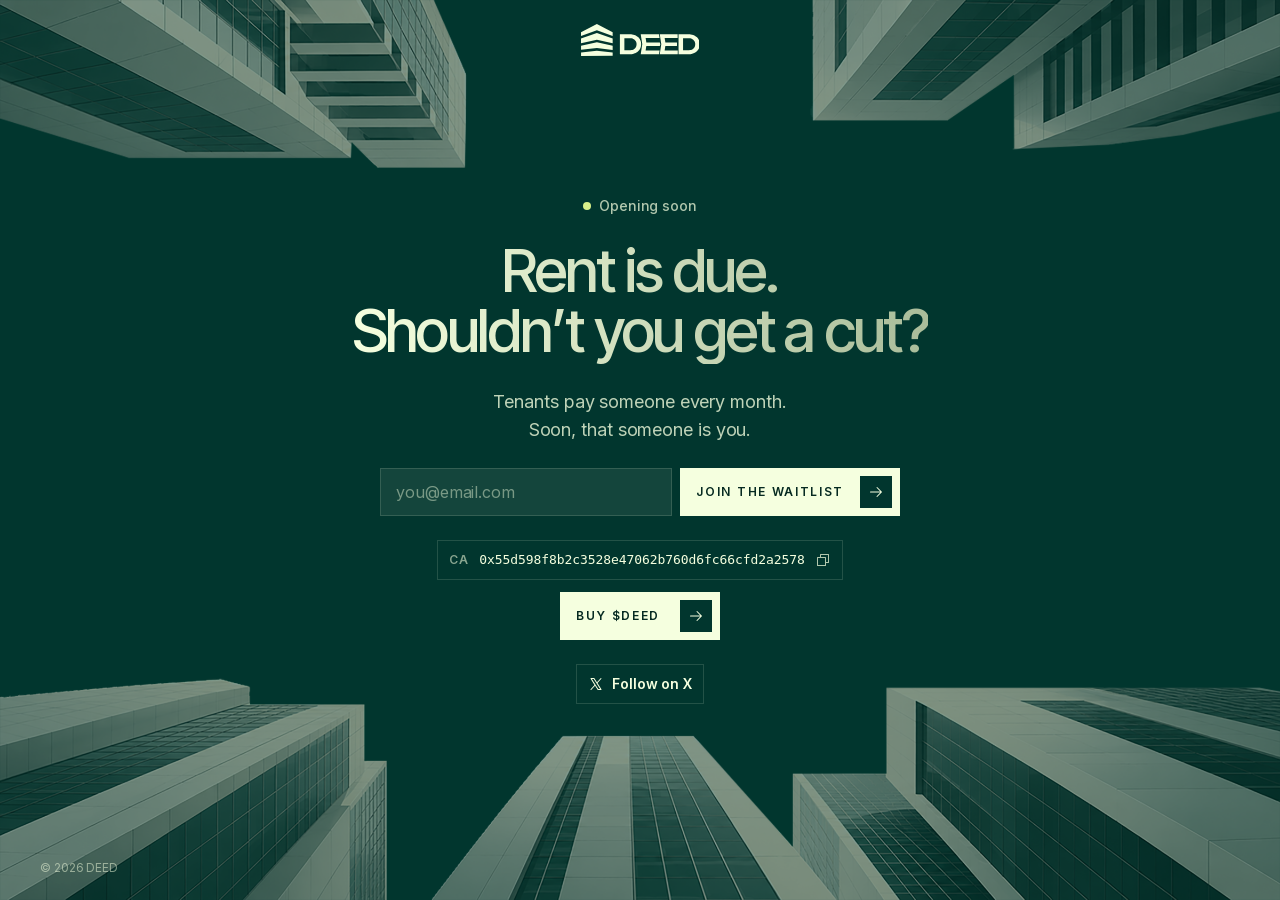
<file: index.html>
<!DOCTYPE html>
<!--XpxqVxk1IxAh8o9LxmOj1-->
<html lang="en" class="__variable_37ef13 __variable_84aefc">
  <head>
    <meta charset="utf-8" />
    <meta name="viewport" content="width=device-width, initial-scale=1" />
    <link
      rel="preload"
      href="/_next/static/media/103fc5fac08dcb15-s.p.woff2"
      as="font"
      crossorigin=""
      type="font/woff2"
    />
    <link
      rel="preload"
      href="/_next/static/media/e4af272ccee01ff0-s.p.woff2"
      as="font"
      crossorigin=""
      type="font/woff2"
    />
    <link rel="preload" as="image" href="/top-bg.png" fetchPriority="high" />
    <link rel="preload" as="image" href="/bottom-bg.png" fetchPriority="high" />
    <link
      rel="stylesheet"
      href="/_next/static/css/99945a46fb707892.css?dpl=dpl_A23Dut1nnMx7aoHeBFA1edJPTMJ6"
      data-precedence="next"
    />
    <link
      rel="preload"
      as="script"
      fetchPriority="low"
      href="/_next/static/chunks/webpack-c6c7e59117ec260e.js?dpl=dpl_A23Dut1nnMx7aoHeBFA1edJPTMJ6"
    />
    <script
      src="/_next/static/chunks/4bd1b696-c023c6e3521b1417.js?dpl=dpl_A23Dut1nnMx7aoHeBFA1edJPTMJ6"
      async=""
    ></script>
    <script
      src="/_next/static/chunks/255-8fecbd8090803f7e.js?dpl=dpl_A23Dut1nnMx7aoHeBFA1edJPTMJ6"
      async=""
    ></script>
    <script
      src="/_next/static/chunks/main-app-f9b5d20365cb8be2.js?dpl=dpl_A23Dut1nnMx7aoHeBFA1edJPTMJ6"
      async=""
    ></script>
    <script
      src="/_next/static/chunks/app/page-c49c082d82d1c010.js?dpl=dpl_A23Dut1nnMx7aoHeBFA1edJPTMJ6"
      async=""
    ></script>
    <meta name="next-size-adjust" content="" />
    <meta name="theme-color" content="#01362E" />
    <title>DEED · Join the waitlist</title>
    <meta
      name="description"
      content="Rent is due. Shouldn’t you get a cut? Join the DEED waitlist."
    />
    <meta property="og:title" content="DEED · Join the waitlist" />
    <meta
      property="og:description"
      content="Rent is due. Shouldn’t you get a cut?"
    />
    <meta property="og:url" content="https://deed.estate" />
    <meta property="og:image" content="https://deed.estate/bottom-bg.png" />
    <meta property="og:type" content="website" />
    <meta name="twitter:card" content="summary_large_image" />
    <meta name="twitter:title" content="DEED · Join the waitlist" />
    <meta
      name="twitter:description"
      content="Rent is due. Shouldn’t you get a cut?"
    />
    <meta name="twitter:image" content="https://deed.estate/bottom-bg.png" />
    <link
      rel="icon"
      href="data:image/svg+xml,%3Csvg%20xmlns%3D&#x27;http%3A%2F%2Fwww.w3.org%2F2000%2Fsvg&#x27;%20viewBox%3D&#x27;0%200%201254%201254&#x27;%3E%3Crect%20width%3D&#x27;1254&#x27;%20height%3D&#x27;1254&#x27;%20fill%3D&#x27;%2301362E&#x27;%2F%3E%3Cg%20transform%3D&#x27;translate(334%20333)%20scale(1.787)&#x27;%20fill%3D&#x27;%23F5FFDF&#x27;%3E%3Cpath%20d%3D&#x27;M0%2C84.3L163.6%2C0L326.6%2C84.5L326.6%2C124L163.8%2C63.5L0%2C124.5Z&#x27;%2F%3E%3Cpath%20d%3D&#x27;M0%2C150L163.8%2C94L326.6%2C150.5L326.6%2C199L163.8%2C161.5L0%2C198.8Z&#x27;%2F%3E%3Cpath%20d%3D&#x27;M0.5%2C224.3L164%2C188L326.6%2C224.8L326.6%2C267L164%2C248.2L0.5%2C266.5Z&#x27;%2F%3E%3Cpath%20d%3D&#x27;M0.5%2C293L163%2C276.5L326.6%2C293L326.6%2C328.5L0.5%2C328.8Z&#x27;%2F%3E%3C%2Fg%3E%3C%2Fsvg%3E"
    />
    <script
      src="/_next/static/chunks/polyfills-42372ed130431b0a.js?dpl=dpl_A23Dut1nnMx7aoHeBFA1edJPTMJ6"
      nomodule=""
    ></script>
    <style>
      .trade {
        display: flex;
        flex-direction: column;
        align-items: center;
        gap: 12px;
        width: 100%;
        max-width: 520px;
      }
      .ca {
        display: inline-flex;
        align-items: center;
        gap: 10px;
        max-width: 100%;
        height: 40px;
        padding: 0 12px;
        border: 0;
        cursor: pointer;
        background: transparent;
        color: var(--cream);
        font: inherit;
        font-size: 14px;
        line-height: 20px;
        font-weight: 600;
        box-shadow: inset 0 0 0 1px var(--green-line);
        transition: background 0.5s var(--ease), transform 0.5s var(--ease);
      }
      .ca:hover {
        background: rgba(245, 255, 223, 0.08);
      }
      .ca:active {
        transform: scale(0.98);
      }
      .ca-label {
        color: rgba(245, 255, 223, 0.55);
        letter-spacing: 0.08em;
        font-size: 12px;
      }
      .ca-addr {
        font-family: ui-monospace, SFMono-Regular, Menlo, Consolas, monospace;
        font-size: 13px;
        font-weight: 500;
        overflow: hidden;
        text-overflow: ellipsis;
        white-space: nowrap;
      }
      .ca-action {
        display: grid;
        place-items: center;
        width: 16px;
        height: 16px;
        flex-shrink: 0;
        color: rgba(245, 255, 223, 0.72);
      }
      .ca-action svg {
        width: 16px;
        height: 16px;
      }
      .trade .btn {
        min-width: 160px;
        justify-content: space-between;
      }
    </style>
  </head>
  <body>
    <div hidden=""><!--$--><!--/$--></div>
    <div class="splash" aria-hidden="true">
      <svg viewBox="0 0 327 329" aria-hidden="true">
        <path
          d="M0,84.3L163.6,0L326.6,84.5L326.6,124L163.8,63.5L0,124.5Z"
        ></path>
        <path
          d="M0,150L163.8,94L326.6,150.5L326.6,199L163.8,161.5L0,198.8Z"
        ></path>
        <path
          d="M0.5,224.3L164,188L326.6,224.8L326.6,267L164,248.2L0.5,266.5Z"
        ></path>
        <path d="M0.5,293L163,276.5L326.6,293L326.6,328.5L0.5,328.8Z"></path>
      </svg>
    </div>
    <img
      class="bg bg-top"
      src="/top-bg.png"
      alt=""
      width="2400"
      height="800"
      fetchPriority="high"
    /><img
      class="bg bg-bottom"
      src="/bottom-bg.png"
      alt=""
      width="2400"
      height="800"
      fetchPriority="high"
    />
    <div class="page">
      <a class="skip" href="#join">Skip to the form</a>
      <header class="shell top">
        <a class="logo" href="/" aria-label="DEED home"
          ><svg viewBox="0 0 1226 330" fill="currentColor" aria-hidden="true">
            <path
              d="M0,84.3L163.6,0L326.6,84.5L326.6,124L163.8,63.5L0,124.5Z"
            ></path>
            <path
              d="M0,150L163.8,94L326.6,150.5L326.6,199L163.8,161.5L0,198.8Z"
            ></path>
            <path
              d="M0.5,224.3L164,188L326.6,224.8L326.6,267L164,248.2L0.5,266.5Z"
            ></path>
            <path
              d="M0.5,293L163,276.5L326.6,293L326.6,328.5L0.5,328.8Z"
            ></path>
            <path
              fill-rule="evenodd"
              d="M1006.0,105.5L1006.0,311.8L1006.5,312.2L1111.2,312.0L1127.8,310.8L1139.2,308.8L1147.5,306.8L1159.5,302.8L1164.2,300.8L1165.5,299.8L1168.5,298.8L1176.5,294.5L1182.5,290.8L1192.0,283.5L1201.5,274.2L1204.5,270.8L1209.8,263.5L1214.8,255.0L1218.8,245.8L1221.8,236.5L1223.0,229.5L1223.5,228.8L1224.8,219.2L1224.8,197.5L1222.5,183.5L1219.8,174.0L1216.8,166.5L1212.8,159.2L1212.8,158.5L1206.8,149.5L1201.5,143.0L1193.5,135.0L1187.8,130.2L1177.0,123.0L1165.2,117.0L1164.5,117.0L1163.2,116.0L1156.5,113.8L1155.5,113.0L1145.5,110.0L1131.2,107.0L1123.2,106.0L1106.8,105.0L1006.5,105.0ZM1052.5,147.0L1053.8,146.2L1114.8,146.5L1125.5,147.8L1137.0,150.8L1144.2,153.8L1154.8,160.0L1159.5,164.0L1166.2,171.5L1172.0,180.5L1175.8,190.8L1177.0,196.5L1177.8,203.0L1177.8,214.5L1176.8,222.0L1175.0,227.8L1175.0,229.0L1173.0,234.2L1170.0,240.2L1165.8,246.5L1162.2,250.5L1155.0,257.0L1147.2,262.0L1135.5,267.0L1128.0,269.0L1112.2,271.0L1053.2,271.0L1052.5,270.2ZM812.2,105.0L812.0,106.0L814.0,116.5L819.0,151.2L820.0,155.2L821.0,164.2L823.0,174.5L823.0,177.2L825.0,187.5L825.0,190.2L827.0,200.5L828.0,210.0L825.0,226.8L824.8,230.8L823.0,239.8L822.8,243.8L821.0,252.8L820.8,256.8L819.0,265.8L819.0,268.0L818.2,270.8L817.0,281.0L816.2,283.5L815.0,294.0L814.2,296.5L813.0,307.0L812.0,311.5L998.0,311.8L998.2,273.8L997.8,273.2L863.2,273.2L862.8,272.8L863.8,264.8L864.8,261.0L865.0,257.0L866.5,249.8L866.8,245.8L868.8,235.2L869.0,231.5L869.5,230.5L869.8,227.2L870.5,226.2L989.2,226.2L989.8,225.5L989.8,191.2L989.2,190.8L870.2,190.5L869.8,189.5L868.8,181.5L867.8,177.5L867.8,175.2L866.8,171.2L866.8,168.5L865.8,164.5L862.8,144.2L863.2,143.8L996.5,143.8L997.0,143.0L996.8,105.2ZM616.2,105.0L616.0,107.2L617.0,111.2L618.0,120.2L620.0,130.5L620.0,133.2L622.0,143.5L622.0,146.2L623.0,150.2L623.0,152.5L624.0,156.5L624.2,160.5L625.0,163.2L625.0,165.2L626.0,169.5L627.0,178.2L632.0,208.8L631.0,212.8L631.0,215.0L629.2,224.0L629.0,228.0L628.2,230.5L627.0,241.0L626.2,243.5L625.0,254.0L622.0,270.8L621.8,274.8L620.0,283.8L619.8,287.8L618.0,296.8L618.0,299.0L616.0,311.5L616.8,312.0L803.5,311.8L804.0,311.2L806.0,299.0L806.5,298.2L807.8,289.8L808.5,287.8L808.8,284.5L810.8,275.5L810.8,274.0L810.0,273.5L773.0,273.8L667.2,273.2L666.5,272.2L669.8,253.2L669.8,251.0L670.8,247.0L671.0,243.0L672.5,235.8L672.8,231.8L674.2,226.2L812.8,226.2L813.8,225.0L813.8,223.8L817.8,209.0L813.5,191.2L813.0,190.8L674.5,190.8L673.8,190.0L672.8,185.2L672.8,182.5L671.8,178.5L671.8,176.5L669.8,166.0L669.8,163.5L669.0,161.0L668.8,157.2L666.5,144.5L667.2,143.8L809.8,143.8L810.2,143.2L809.8,142.0L809.8,139.8L808.8,136.0L808.8,133.8L807.8,130.0L807.8,127.8L806.8,124.0L806.8,121.8L805.8,118.0L805.8,115.8L803.8,105.2ZM401.0,105.5L401.0,311.8L401.5,312.2L506.2,312.0L522.8,310.8L534.2,308.8L542.5,306.8L554.5,302.8L559.2,300.8L560.5,299.8L563.5,298.8L571.5,294.5L577.5,290.8L587.0,283.5L596.5,274.2L599.5,270.8L604.8,263.5L609.8,255.0L613.8,245.8L616.8,236.5L618.0,229.5L618.5,228.8L619.8,219.2L619.8,197.5L617.5,183.5L614.8,174.0L611.8,166.5L607.8,159.2L607.8,158.5L601.8,149.5L596.5,143.0L588.5,135.0L582.8,130.2L572.0,123.0L560.2,117.0L559.5,117.0L558.2,116.0L551.5,113.8L550.5,113.0L540.5,110.0L526.2,107.0L518.2,106.0L501.8,105.0L401.5,105.0ZM447.5,147.0L448.8,146.2L509.8,146.5L520.5,147.8L532.0,150.8L539.2,153.8L549.8,160.0L554.5,164.0L561.2,171.5L567.0,180.5L570.8,190.8L572.0,196.5L572.8,203.0L572.8,214.5L571.8,222.0L570.0,227.8L570.0,229.0L568.0,234.2L565.0,240.2L560.8,246.5L557.2,250.5L550.0,257.0L542.2,262.0L530.5,267.0L523.0,269.0L507.2,271.0L448.2,271.0L447.5,270.2Z"
            ></path></svg
        ></a>
      </header>
      <main class="shell stage" id="stage">
        <section class="copy" id="join">
          <span class="status"
            ><i aria-hidden="true"></i><span>Opening soon</span></span
          >
          <h1>
            Rent is due.<br /><span style="white-space: nowrap"
              >Shouldn’t you get a cut?</span
            >
          </h1>
          <h2 class="lead">
            Tenants pay someone every month.<br />Soon, that someone is you.
          </h2>
          <form class="form" id="form" novalidate="">
            <div class="row">
              <input
                type="email"
                id="email"
                placeholder="you@email.com"
                autocomplete="email"
                inputmode="email"
                aria-label="Email address"
                aria-describedby="msg"
                aria-invalid="false"
                required=""
                name="email"
                value=""
              /><input
                class="hp"
                type="text"
                tabindex="-1"
                autocomplete="off"
                aria-hidden="true"
                name="company"
              /><button class="btn" type="submit" id="go">
                <span id="goLabel">JOIN THE WAITLIST</span
                ><span class="sq"
                  ><svg
                    viewBox="0 0 256 256"
                    fill="currentColor"
                    aria-hidden="true"
                  >
                    <path
                      d="M221.66,133.66l-72,72a8,8,0,0,1-11.32-11.32L196.69,136H40a8,8,0,0,1,0-16H196.69L138.34,61.66a8,8,0,0,1,11.32-11.32l72,72A8,8,0,0,1,221.66,133.66Z"
                    ></path></svg
                ></span>
              </button>
            </div>
            <p class="msg" id="msg" role="alert" hidden=""></p>
          </form>
          <div class="trade">
            <button
              class="ca"
              type="button"
              id="caCopy"
              aria-label="Copy contract address"
            >
              <span class="ca-label">CA</span>
              <code class="ca-addr" id="caAddr">0x55d598f8b2c3528e47062b760d6fc66cfd2a2578</code>
              <span class="ca-action" id="caAction" aria-hidden="true">
                <svg viewBox="0 0 256 256" fill="currentColor">
                  <path
                    d="M216,32H88a8,8,0,0,0-8,8V80H40a8,8,0,0,0-8,8V216a8,8,0,0,0,8,8H168a8,8,0,0,0,8-8V176h40a8,8,0,0,0,8-8V40A8,8,0,0,0,216,32ZM160,208H48V96H160Zm48-48H176V88a8,8,0,0,0-8-8H96V48H208Z"
                  ></path>
                </svg>
              </span>
            </button>
            <a
              class="btn"
              href="https://app.uniswap.org/swap?chain=robinhood&inputCurrency=NATIVE&outputCurrency=0x55d598f8b2c3528e47062b760d6fc66cfd2a2578"
              target="_blank"
              rel="noopener"
              id="buy"
            >
              <span>BUY</span
              ><span class="sq"
                ><svg
                  viewBox="0 0 256 256"
                  fill="currentColor"
                  aria-hidden="true"
                >
                  <path
                    d="M221.66,133.66l-72,72a8,8,0,0,1-11.32-11.32L196.69,136H40a8,8,0,0,1,0-16H196.69L138.34,61.66a8,8,0,0,1,11.32-11.32l72,72A8,8,0,0,1,221.66,133.66Z"
                  ></path></svg
              ></span>
            </a>
          </div>
          <a
            class="x-link"
            href="https://x.com/deedestaterh"
            target="_blank"
            rel="noopener"
            ><svg viewBox="0 0 256 256" fill="currentColor" aria-hidden="true">
              <path
                d="M214.75,211.71l-62.6-98.38,61.77-67.95a8,8,0,0,0-11.84-10.76L143.24,99.34,102.75,35.71A8,8,0,0,0,96,32H48a8,8,0,0,0-6.75,12.3l62.6,98.37-61.77,68a8,8,0,1,0,11.84,10.76l58.84-64.72,40.49,63.63A8,8,0,0,0,160,224h48a8,8,0,0,0,6.75-12.29ZM164.39,208,62.57,48h29L193.43,208Z"
              ></path></svg
            >Follow on X</a
          >
        </section>
      </main>
      <footer class="shell foot"><p>© 2026 DEED</p></footer>
    </div>
    <!--$--><!--/$-->
    <script
      src="/_next/static/chunks/webpack-c6c7e59117ec260e.js?dpl=dpl_A23Dut1nnMx7aoHeBFA1edJPTMJ6"
      id="_R_"
      async=""
    ></script>
    <script>
      (self.__next_f = self.__next_f || []).push([0]);
    </script>
    <script>
      self.__next_f.push([
        1,
        '1:"$Sreact.fragment"\n2:I[9766,[],""]\n3:I[8924,[],""]\n4:I[3448,["974","static/chunks/app/page-c49c082d82d1c010.js?dpl=dpl_A23Dut1nnMx7aoHeBFA1edJPTMJ6"],"default"]\n5:I[4431,[],"OutletBoundary"]\n7:I[5278,[],"AsyncMetadataOutlet"]\n9:I[4431,[],"ViewportBoundary"]\nb:I[4431,[],"MetadataBoundary"]\nc:"$Sreact.suspense"\ne:I[7150,[],""]\n:HL["/_next/static/media/103fc5fac08dcb15-s.p.woff2","font",{"crossOrigin":"","type":"font/woff2"}]\n:HL["/_next/static/media/e4af272ccee01ff0-s.p.woff2","font",{"crossOrigin":"","type":"font/woff2"}]\n:HL["/_next/static/css/99945a46fb707892.css?dpl=dpl_A23Dut1nnMx7aoHeBFA1edJPTMJ6","style"]\n',
      ]);
    </script>
    <script>
      self.__next_f.push([
        1,
        '0:{"P":null,"b":"XpxqVxk1IxAh8o9LxmOj1","p":"","c":["",""],"i":false,"f":[[["",{"children":["__PAGE__",{}]},"$undefined","$undefined",true],["",["$","$1","c",{"children":[[["$","link","0",{"rel":"stylesheet","href":"/_next/static/css/99945a46fb707892.css?dpl=dpl_A23Dut1nnMx7aoHeBFA1edJPTMJ6","precedence":"next","crossOrigin":"$undefined","nonce":"$undefined"}]],["$","html",null,{"lang":"en","className":"__variable_37ef13 __variable_84aefc","children":["$","body",null,{"children":["$","$L2",null,{"parallelRouterKey":"children","error":"$undefined","errorStyles":"$undefined","errorScripts":"$undefined","template":["$","$L3",null,{}],"templateStyles":"$undefined","templateScripts":"$undefined","notFound":[[["$","title",null,{"children":"404: This page could not be found."}],["$","div",null,{"style":{"fontFamily":"system-ui,\\"Segoe UI\\",Roboto,Helvetica,Arial,sans-serif,\\"Apple Color Emoji\\",\\"Segoe UI Emoji\\"","height":"100vh","textAlign":"center","display":"flex","flexDirection":"column","alignItems":"center","justifyContent":"center"},"children":["$","div",null,{"children":[["$","style",null,{"dangerouslySetInnerHTML":{"__html":"body{color:#000;background:#fff;margin:0}.next-error-h1{border-right:1px solid rgba(0,0,0,.3)}@media (prefers-color-scheme:dark){body{color:#fff;background:#000}.next-error-h1{border-right:1px solid rgba(255,255,255,.3)}}"}}],["$","h1",null,{"className":"next-error-h1","style":{"display":"inline-block","margin":"0 20px 0 0","padding":"0 23px 0 0","fontSize":24,"fontWeight":500,"verticalAlign":"top","lineHeight":"49px"},"children":404}],["$","div",null,{"style":{"display":"inline-block"},"children":["$","h2",null,{"style":{"fontSize":14,"fontWeight":400,"lineHeight":"49px","margin":0},"children":"This page could not be found."}]}]]}]}]],[]],"forbidden":"$undefined","unauthorized":"$undefined"}]}]}]]}],{"children":["__PAGE__",["$","$1","c",{"children":[["$","$L4",null,{"xUrl":"https://x.com/deedestaterh","telegramFallback":"https://t.me/deedestate"}],null,["$","$L5",null,{"children":["$L6",["$","$L7",null,{"promise":"$@8"}]]}]]}],{},null,false]},null,false],["$","$1","h",{"children":[null,[["$","$L9",null,{"children":"$La"}],["$","meta",null,{"name":"next-size-adjust","content":""}]],["$","$Lb",null,{"children":["$","div",null,{"hidden":true,"children":["$","$c",null,{"fallback":null,"children":"$Ld"}]}]}]]}],false]],"m":"$undefined","G":["$e",[]],"s":false,"S":true}\n',
      ]);
    </script>
    <script>
      self.__next_f.push([
        1,
        'a:[["$","meta","0",{"charSet":"utf-8"}],["$","meta","1",{"name":"viewport","content":"width=device-width, initial-scale=1"}],["$","meta","2",{"name":"theme-color","content":"#01362E"}]]\n6:null\n',
      ]);
    </script>
    <script>
      self.__next_f.push([1, 'f:I[622,[],"IconMark"]\n']);
    </script>
    <script>
      self.__next_f.push([
        1,
        '8:{"metadata":[["$","title","0",{"children":"DEED · Join the waitlist"}],["$","meta","1",{"name":"description","content":"Rent is due. Shouldn’t you get a cut? Join the DEED waitlist."}],["$","meta","2",{"property":"og:title","content":"DEED · Join the waitlist"}],["$","meta","3",{"property":"og:description","content":"Rent is due. Shouldn’t you get a cut?"}],["$","meta","4",{"property":"og:url","content":"https://deed.estate"}],["$","meta","5",{"property":"og:image","content":"https://deed.estate/bottom-bg.png"}],["$","meta","6",{"property":"og:type","content":"website"}],["$","meta","7",{"name":"twitter:card","content":"summary_large_image"}],["$","meta","8",{"name":"twitter:title","content":"DEED · Join the waitlist"}],["$","meta","9",{"name":"twitter:description","content":"Rent is due. Shouldn’t you get a cut?"}],["$","meta","10",{"name":"twitter:image","content":"https://deed.estate/bottom-bg.png"}],["$","link","11",{"rel":"icon","href":"data:image/svg+xml,%3Csvg%20xmlns%3D\'http%3A%2F%2Fwww.w3.org%2F2000%2Fsvg\'%20viewBox%3D\'0%200%201254%201254\'%3E%3Crect%20width%3D\'1254\'%20height%3D\'1254\'%20fill%3D\'%2301362E\'%2F%3E%3Cg%20transform%3D\'translate(334%20333)%20scale(1.787)\'%20fill%3D\'%23F5FFDF\'%3E%3Cpath%20d%3D\'M0%2C84.3L163.6%2C0L326.6%2C84.5L326.6%2C124L163.8%2C63.5L0%2C124.5Z\'%2F%3E%3Cpath%20d%3D\'M0%2C150L163.8%2C94L326.6%2C150.5L326.6%2C199L163.8%2C161.5L0%2C198.8Z\'%2F%3E%3Cpath%20d%3D\'M0.5%2C224.3L164%2C188L326.6%2C224.8L326.6%2C267L164%2C248.2L0.5%2C266.5Z\'%2F%3E%3Cpath%20d%3D\'M0.5%2C293L163%2C276.5L326.6%2C293L326.6%2C328.5L0.5%2C328.8Z\'%2F%3E%3C%2Fg%3E%3C%2Fsvg%3E"}],["$","$Lf","12",{}]],"error":null,"digest":"$undefined"}\n',
      ]);
    </script>
    <script>
      self.__next_f.push([1, 'd:"$8:metadata"\n']);
    </script>
  </body>
</html>
</file>
<file: _next/static/css/99945a46fb707892.css>
@font-face {
  font-family: Inter;
  font-style: normal;
  font-weight: 400;
  font-display: swap;
  src: url(/_next/static/media/ba9851c3c22cd980-s.woff2) format("woff2");
  unicode-range: u+0460-052f, u+1c80-1c8a, u+20b4, u+2de0-2dff, u+a640-a69f,
    u+fe2e-fe2f;
}
@font-face {
  font-family: Inter;
  font-style: normal;
  font-weight: 400;
  font-display: swap;
  src: url(/_next/static/media/21350d82a1f187e9-s.woff2) format("woff2");
  unicode-range: u+0301, u+0400-045f, u+0490-0491, u+04b0-04b1, u+2116;
}
@font-face {
  font-family: Inter;
  font-style: normal;
  font-weight: 400;
  font-display: swap;
  src: url(/_next/static/media/c5fe6dc8356a8c31-s.woff2) format("woff2");
  unicode-range: u+1f??;
}
@font-face {
  font-family: Inter;
  font-style: normal;
  font-weight: 400;
  font-display: swap;
  src: url(/_next/static/media/19cfc7226ec3afaa-s.woff2) format("woff2");
  unicode-range: u+0370-0377, u+037a-037f, u+0384-038a, u+038c, u+038e-03a1,
    u+03a3-03ff;
}
@font-face {
  font-family: Inter;
  font-style: normal;
  font-weight: 400;
  font-display: swap;
  src: url(/_next/static/media/df0a9ae256c0569c-s.woff2) format("woff2");
  unicode-range: u+0102-0103, u+0110-0111, u+0128-0129, u+0168-0169, u+01a0-01a1,
    u+01af-01b0, u+0300-0301, u+0303-0304, u+0308-0309, u+0323, u+0329,
    u+1ea0-1ef9, u+20ab;
}
@font-face {
  font-family: Inter;
  font-style: normal;
  font-weight: 400;
  font-display: swap;
  src: url(/_next/static/media/8e9860b6e62d6359-s.woff2) format("woff2");
  unicode-range: u+0100-02ba, u+02bd-02c5, u+02c7-02cc, u+02ce-02d7, u+02dd-02ff,
    u+0304, u+0308, u+0329, u+1d00-1dbf, u+1e00-1e9f, u+1ef2-1eff, u+2020,
    u+20a0-20ab, u+20ad-20c0, u+2113, u+2c60-2c7f, u+a720-a7ff;
}
@font-face {
  font-family: Inter;
  font-style: normal;
  font-weight: 400;
  font-display: swap;
  src: url(/_next/static/media/e4af272ccee01ff0-s.p.woff2) format("woff2");
  unicode-range: u+00??, u+0131, u+0152-0153, u+02bb-02bc, u+02c6, u+02da,
    u+02dc, u+0304, u+0308, u+0329, u+2000-206f, u+20ac, u+2122, u+2191, u+2193,
    u+2212, u+2215, u+feff, u+fffd;
}
@font-face {
  font-family: Inter;
  font-style: normal;
  font-weight: 500;
  font-display: swap;
  src: url(/_next/static/media/ba9851c3c22cd980-s.woff2) format("woff2");
  unicode-range: u+0460-052f, u+1c80-1c8a, u+20b4, u+2de0-2dff, u+a640-a69f,
    u+fe2e-fe2f;
}
@font-face {
  font-family: Inter;
  font-style: normal;
  font-weight: 500;
  font-display: swap;
  src: url(/_next/static/media/21350d82a1f187e9-s.woff2) format("woff2");
  unicode-range: u+0301, u+0400-045f, u+0490-0491, u+04b0-04b1, u+2116;
}
@font-face {
  font-family: Inter;
  font-style: normal;
  font-weight: 500;
  font-display: swap;
  src: url(/_next/static/media/c5fe6dc8356a8c31-s.woff2) format("woff2");
  unicode-range: u+1f??;
}
@font-face {
  font-family: Inter;
  font-style: normal;
  font-weight: 500;
  font-display: swap;
  src: url(/_next/static/media/19cfc7226ec3afaa-s.woff2) format("woff2");
  unicode-range: u+0370-0377, u+037a-037f, u+0384-038a, u+038c, u+038e-03a1,
    u+03a3-03ff;
}
@font-face {
  font-family: Inter;
  font-style: normal;
  font-weight: 500;
  font-display: swap;
  src: url(/_next/static/media/df0a9ae256c0569c-s.woff2) format("woff2");
  unicode-range: u+0102-0103, u+0110-0111, u+0128-0129, u+0168-0169, u+01a0-01a1,
    u+01af-01b0, u+0300-0301, u+0303-0304, u+0308-0309, u+0323, u+0329,
    u+1ea0-1ef9, u+20ab;
}
@font-face {
  font-family: Inter;
  font-style: normal;
  font-weight: 500;
  font-display: swap;
  src: url(/_next/static/media/8e9860b6e62d6359-s.woff2) format("woff2");
  unicode-range: u+0100-02ba, u+02bd-02c5, u+02c7-02cc, u+02ce-02d7, u+02dd-02ff,
    u+0304, u+0308, u+0329, u+1d00-1dbf, u+1e00-1e9f, u+1ef2-1eff, u+2020,
    u+20a0-20ab, u+20ad-20c0, u+2113, u+2c60-2c7f, u+a720-a7ff;
}
@font-face {
  font-family: Inter;
  font-style: normal;
  font-weight: 500;
  font-display: swap;
  src: url(/_next/static/media/e4af272ccee01ff0-s.p.woff2) format("woff2");
  unicode-range: u+00??, u+0131, u+0152-0153, u+02bb-02bc, u+02c6, u+02da,
    u+02dc, u+0304, u+0308, u+0329, u+2000-206f, u+20ac, u+2122, u+2191, u+2193,
    u+2212, u+2215, u+feff, u+fffd;
}
@font-face {
  font-family: Inter;
  font-style: normal;
  font-weight: 600;
  font-display: swap;
  src: url(/_next/static/media/ba9851c3c22cd980-s.woff2) format("woff2");
  unicode-range: u+0460-052f, u+1c80-1c8a, u+20b4, u+2de0-2dff, u+a640-a69f,
    u+fe2e-fe2f;
}
@font-face {
  font-family: Inter;
  font-style: normal;
  font-weight: 600;
  font-display: swap;
  src: url(/_next/static/media/21350d82a1f187e9-s.woff2) format("woff2");
  unicode-range: u+0301, u+0400-045f, u+0490-0491, u+04b0-04b1, u+2116;
}
@font-face {
  font-family: Inter;
  font-style: normal;
  font-weight: 600;
  font-display: swap;
  src: url(/_next/static/media/c5fe6dc8356a8c31-s.woff2) format("woff2");
  unicode-range: u+1f??;
}
@font-face {
  font-family: Inter;
  font-style: normal;
  font-weight: 600;
  font-display: swap;
  src: url(/_next/static/media/19cfc7226ec3afaa-s.woff2) format("woff2");
  unicode-range: u+0370-0377, u+037a-037f, u+0384-038a, u+038c, u+038e-03a1,
    u+03a3-03ff;
}
@font-face {
  font-family: Inter;
  font-style: normal;
  font-weight: 600;
  font-display: swap;
  src: url(/_next/static/media/df0a9ae256c0569c-s.woff2) format("woff2");
  unicode-range: u+0102-0103, u+0110-0111, u+0128-0129, u+0168-0169, u+01a0-01a1,
    u+01af-01b0, u+0300-0301, u+0303-0304, u+0308-0309, u+0323, u+0329,
    u+1ea0-1ef9, u+20ab;
}
@font-face {
  font-family: Inter;
  font-style: normal;
  font-weight: 600;
  font-display: swap;
  src: url(/_next/static/media/8e9860b6e62d6359-s.woff2) format("woff2");
  unicode-range: u+0100-02ba, u+02bd-02c5, u+02c7-02cc, u+02ce-02d7, u+02dd-02ff,
    u+0304, u+0308, u+0329, u+1d00-1dbf, u+1e00-1e9f, u+1ef2-1eff, u+2020,
    u+20a0-20ab, u+20ad-20c0, u+2113, u+2c60-2c7f, u+a720-a7ff;
}
@font-face {
  font-family: Inter;
  font-style: normal;
  font-weight: 600;
  font-display: swap;
  src: url(/_next/static/media/e4af272ccee01ff0-s.p.woff2) format("woff2");
  unicode-range: u+00??, u+0131, u+0152-0153, u+02bb-02bc, u+02c6, u+02da,
    u+02dc, u+0304, u+0308, u+0329, u+2000-206f, u+20ac, u+2122, u+2191, u+2193,
    u+2212, u+2215, u+feff, u+fffd;
}
@font-face {
  font-family: Inter Fallback;
  src: local("Arial");
  ascent-override: 90.44%;
  descent-override: 22.52%;
  line-gap-override: 0%;
  size-adjust: 107.12%;
}
.__className_37ef13 {
  font-family: Inter, Inter Fallback;
  font-style: normal;
}
.__variable_37ef13 {
  --font-inter: "Inter", "Inter Fallback";
}
@font-face {
  font-family: Inter Tight;
  font-style: normal;
  font-weight: 500;
  font-display: swap;
  src: url(/_next/static/media/c95a17d6aa1ccc69-s.woff2) format("woff2");
  unicode-range: u+0460-052f, u+1c80-1c8a, u+20b4, u+2de0-2dff, u+a640-a69f,
    u+fe2e-fe2f;
}
@font-face {
  font-family: Inter Tight;
  font-style: normal;
  font-weight: 500;
  font-display: swap;
  src: url(/_next/static/media/84792440f5374347-s.woff2) format("woff2");
  unicode-range: u+0301, u+0400-045f, u+0490-0491, u+04b0-04b1, u+2116;
}
@font-face {
  font-family: Inter Tight;
  font-style: normal;
  font-weight: 500;
  font-display: swap;
  src: url(/_next/static/media/10735954b8957dce-s.woff2) format("woff2");
  unicode-range: u+1f??;
}
@font-face {
  font-family: Inter Tight;
  font-style: normal;
  font-weight: 500;
  font-display: swap;
  src: url(/_next/static/media/69c8297e91a203ed-s.woff2) format("woff2");
  unicode-range: u+0370-0377, u+037a-037f, u+0384-038a, u+038c, u+038e-03a1,
    u+03a3-03ff;
}
@font-face {
  font-family: Inter Tight;
  font-style: normal;
  font-weight: 500;
  font-display: swap;
  src: url(/_next/static/media/32ec8d161d520037-s.woff2) format("woff2");
  unicode-range: u+0102-0103, u+0110-0111, u+0128-0129, u+0168-0169, u+01a0-01a1,
    u+01af-01b0, u+0300-0301, u+0303-0304, u+0308-0309, u+0323, u+0329,
    u+1ea0-1ef9, u+20ab;
}
@font-face {
  font-family: Inter Tight;
  font-style: normal;
  font-weight: 500;
  font-display: swap;
  src: url(/_next/static/media/ceda3e828136e1b8-s.woff2) format("woff2");
  unicode-range: u+0100-02ba, u+02bd-02c5, u+02c7-02cc, u+02ce-02d7, u+02dd-02ff,
    u+0304, u+0308, u+0329, u+1d00-1dbf, u+1e00-1e9f, u+1ef2-1eff, u+2020,
    u+20a0-20ab, u+20ad-20c0, u+2113, u+2c60-2c7f, u+a720-a7ff;
}
@font-face {
  font-family: Inter Tight;
  font-style: normal;
  font-weight: 500;
  font-display: swap;
  src: url(/_next/static/media/103fc5fac08dcb15-s.p.woff2) format("woff2");
  unicode-range: u+00??, u+0131, u+0152-0153, u+02bb-02bc, u+02c6, u+02da,
    u+02dc, u+0304, u+0308, u+0329, u+2000-206f, u+20ac, u+2122, u+2191, u+2193,
    u+2212, u+2215, u+feff, u+fffd;
}
@font-face {
  font-family: Inter Tight;
  font-style: normal;
  font-weight: 600;
  font-display: swap;
  src: url(/_next/static/media/c95a17d6aa1ccc69-s.woff2) format("woff2");
  unicode-range: u+0460-052f, u+1c80-1c8a, u+20b4, u+2de0-2dff, u+a640-a69f,
    u+fe2e-fe2f;
}
@font-face {
  font-family: Inter Tight;
  font-style: normal;
  font-weight: 600;
  font-display: swap;
  src: url(/_next/static/media/84792440f5374347-s.woff2) format("woff2");
  unicode-range: u+0301, u+0400-045f, u+0490-0491, u+04b0-04b1, u+2116;
}
@font-face {
  font-family: Inter Tight;
  font-style: normal;
  font-weight: 600;
  font-display: swap;
  src: url(/_next/static/media/10735954b8957dce-s.woff2) format("woff2");
  unicode-range: u+1f??;
}
@font-face {
  font-family: Inter Tight;
  font-style: normal;
  font-weight: 600;
  font-display: swap;
  src: url(/_next/static/media/69c8297e91a203ed-s.woff2) format("woff2");
  unicode-range: u+0370-0377, u+037a-037f, u+0384-038a, u+038c, u+038e-03a1,
    u+03a3-03ff;
}
@font-face {
  font-family: Inter Tight;
  font-style: normal;
  font-weight: 600;
  font-display: swap;
  src: url(/_next/static/media/32ec8d161d520037-s.woff2) format("woff2");
  unicode-range: u+0102-0103, u+0110-0111, u+0128-0129, u+0168-0169, u+01a0-01a1,
    u+01af-01b0, u+0300-0301, u+0303-0304, u+0308-0309, u+0323, u+0329,
    u+1ea0-1ef9, u+20ab;
}
@font-face {
  font-family: Inter Tight;
  font-style: normal;
  font-weight: 600;
  font-display: swap;
  src: url(/_next/static/media/ceda3e828136e1b8-s.woff2) format("woff2");
  unicode-range: u+0100-02ba, u+02bd-02c5, u+02c7-02cc, u+02ce-02d7, u+02dd-02ff,
    u+0304, u+0308, u+0329, u+1d00-1dbf, u+1e00-1e9f, u+1ef2-1eff, u+2020,
    u+20a0-20ab, u+20ad-20c0, u+2113, u+2c60-2c7f, u+a720-a7ff;
}
@font-face {
  font-family: Inter Tight;
  font-style: normal;
  font-weight: 600;
  font-display: swap;
  src: url(/_next/static/media/103fc5fac08dcb15-s.p.woff2) format("woff2");
  unicode-range: u+00??, u+0131, u+0152-0153, u+02bb-02bc, u+02c6, u+02da,
    u+02dc, u+0304, u+0308, u+0329, u+2000-206f, u+20ac, u+2122, u+2191, u+2193,
    u+2212, u+2215, u+feff, u+fffd;
}
@font-face {
  font-family: Inter Tight Fallback;
  src: local("Arial");
  ascent-override: 100.51%;
  descent-override: 25.03%;
  line-gap-override: 0%;
  size-adjust: 96.39%;
}
.__className_84aefc {
  font-family: Inter Tight, Inter Tight Fallback;
  font-style: normal;
}
.__variable_84aefc {
  --font-inter-tight: "Inter Tight", "Inter Tight Fallback";
}
:root {
  --green: #01362e;
  --green-800: #0a4536;
  --green-line: rgba(245, 255, 223, 0.14);
  --cream: #f5ffdf;
  --cream-dim: #a9bc9a;
  --ink: #062a21;
  --accent: #d8f08a;
  --bad: #f2b5ae;
  --font: "SF Pro Display", "SF Pro Text", -apple-system, BlinkMacSystemFont,
    var(--font-inter), "Helvetica Neue", Arial, sans-serif;
  --font-display: "SF Pro Display", -apple-system, BlinkMacSystemFont,
    var(--font-inter-tight), var(--font-inter), "Helvetica Neue", Arial,
    sans-serif;
  --ease: cubic-bezier(0.32, 0.72, 0, 1);
}
* {
  box-sizing: border-box;
  margin: 0;
  padding: 0;
}
body,
html {
  background: #01362e;
}
body {
  font-family: var(--font);
  color: var(--cream);
  font-size: 16px;
  line-height: 24px;
  -webkit-font-smoothing: antialiased;
  letter-spacing: -0.005em;
}
.page {
  position: relative;
  z-index: 1;
  background: transparent;
  color: #f5ffdf;
  min-height: 100vh;
  min-height: 100svh;
  display: grid;
  grid-template-rows: auto 1fr auto;
}
button,
input {
  font: inherit;
  letter-spacing: inherit;
}
a,
button,
input {
  color: inherit;
}
[hidden] {
  display: none !important;
}
::selection {
  background: var(--accent);
  color: var(--ink);
}
:focus-visible {
  outline: 2px solid var(--accent);
  outline-offset: 4px;
}
.skip {
  position: absolute;
  left: 16px;
  top: -64px;
  background: var(--cream);
  color: var(--ink);
  padding: 8px 12px;
  font-size: 14px;
  font-weight: 600;
  text-decoration: none;
  transition: top 0.5s var(--ease);
  z-index: 5;
}
.skip:focus {
  top: 16px;
}
.shell {
  width: 100%;
  max-width: 1280px;
  margin: 0 auto;
  padding-inline: 24px;
}
.top {
  position: relative;
  display: flex;
  justify-content: center;
  padding-top: 24px;
  padding-bottom: 24px;
}
.logo,
.top {
  align-items: center;
}
.logo {
  display: inline-flex;
  gap: 12px;
  font-family: var(--font-display);
  font-weight: 600;
  font-size: 20px;
  line-height: 28px;
  letter-spacing: -0.02em;
  text-decoration: none;
}
.logo svg {
  height: 32px;
  width: auto;
  display: block;
}
.x-link {
  display: inline-flex;
  align-items: center;
  gap: 8px;
  height: 40px;
  padding: 0 12px;
  font-size: 14px;
  line-height: 20px;
  font-weight: 600;
  text-decoration: none;
  box-shadow: inset 0 0 0 1px var(--green-line);
  transition: background 0.5s var(--ease), transform 0.5s var(--ease);
}
.x-link svg {
  width: 16px;
  height: 16px;
}
.x-link:hover {
  background: rgba(245, 255, 223, 0.08);
}
.x-link:active {
  transform: scale(0.98);
}
.stage {
  display: grid;
  grid-template-columns: 1fr;
  justify-items: center;
  text-align: center;
  padding-top: 32px;
  padding-bottom: 48px;
}
.copy,
.stage {
  align-items: center;
}
.copy {
  display: flex;
  flex-direction: column;
  gap: 24px;
  max-width: 680px;
  width: 100%;
}
.status {
  display: inline-flex;
  align-items: center;
  gap: 8px;
  font-size: 14px;
  line-height: 20px;
  font-weight: 500;
  color: rgba(245, 255, 223, 0.72);
  font-feature-settings: "tnum";
  font-variant-numeric: tabular-nums;
}
.status i {
  width: 8px;
  height: 8px;
  border-radius: 9999px;
  background: var(--accent);
  animation: pulse 2.4s var(--ease) infinite;
}
@keyframes pulse {
  50% {
    opacity: 0.35;
  }
}
h1 {
  font-family: var(--font-display);
  font-weight: 500;
  font-size: 30px;
  line-height: 1;
  letter-spacing: -0.045em;
  text-wrap: balance;
  max-width: 680px;
  background: linear-gradient(90deg, var(--cream), var(--cream-dim));
  -webkit-background-clip: text;
  background-clip: text;
  color: transparent;
  padding-bottom: 4px;
}
.lead {
  font-family: var(--font);
  font-weight: 400;
  letter-spacing: -0.005em;
  font-size: 18px;
  line-height: 28px;
  color: rgba(245, 255, 223, 0.78);
  max-width: 520px;
  text-wrap: pretty;
}
.form {
  flex-direction: column;
  align-items: center;
  gap: 16px;
  max-width: 520px;
}
.form,
.row {
  display: flex;
  width: 100%;
}
.row {
  gap: 8px;
  flex-wrap: wrap;
  justify-content: center;
}
.row input[type="email"] {
  flex: 1 1 224px;
  min-width: 0;
  height: 48px;
  border: 0;
  padding: 0 16px;
  font-size: 16px;
  background: rgba(245, 255, 223, 0.08);
  box-shadow: inset 0 0 0 1px var(--green-line);
  transition: box-shadow 0.5s var(--ease), background 0.5s var(--ease);
}
.row input[type="email"]::placeholder {
  color: rgba(245, 255, 223, 0.45);
}
.row input[type="email"]:hover {
  background: rgba(245, 255, 223, 0.11);
}
.row input[type="email"]:focus {
  outline: 0;
  box-shadow: inset 0 0 0 2px var(--accent);
}
.row input[aria-invalid="true"] {
  box-shadow: inset 0 0 0 2px var(--bad);
}
.hp {
  position: absolute;
  left: -9999px;
  width: 1px;
  height: 1px;
  opacity: 0;
}
.btn {
  display: inline-flex;
  align-items: center;
  gap: 16px;
  height: 48px;
  padding: 0 8px 0 16px;
  border: 0;
  cursor: pointer;
  background: var(--cream);
  color: var(--ink);
  text-decoration: none;
  font-size: 12px;
  line-height: 16px;
  font-weight: 600;
  letter-spacing: 0.14em;
  white-space: nowrap;
  transition: background 0.5s var(--ease), transform 0.5s var(--ease),
    opacity 0.5s var(--ease);
}
.btn .sq {
  width: 32px;
  height: 32px;
  background: var(--green);
  color: var(--cream);
  display: grid;
  place-items: center;
  transition: transform 0.5s var(--ease);
}
.btn .sq svg {
  width: 16px;
  height: 16px;
}
.btn:hover {
  background: #fff;
}
.btn:hover .sq {
  transform: translateX(2px);
}
.btn:active {
  transform: scale(0.98);
}
.btn[disabled] {
  opacity: 0.6;
  cursor: progress;
}
.btn.lime {
  background: var(--accent);
}
.btn.lime:hover {
  background: #e4f6a6;
}
.btn.ghost {
  background: transparent;
  color: var(--cream);
  box-shadow: inset 0 0 0 1px var(--green-line);
}
.btn.ghost:hover {
  background: rgba(245, 255, 223, 0.08);
}
.btn.ghost .sq {
  background: var(--cream);
  color: var(--ink);
}
.msg {
  font-size: 14px;
  line-height: 20px;
  color: var(--bad);
}
.done {
  display: flex;
  flex-direction: column;
  align-items: center;
  gap: 16px;
  max-width: 520px;
}
.done h2 {
  font-family: var(--font-display);
  font-weight: 500;
  font-size: 30px;
  line-height: 36px;
  letter-spacing: -0.035em;
  color: var(--accent);
}
.done p {
  color: rgba(245, 255, 223, 0.78);
  text-wrap: pretty;
}
.done .acts {
  display: flex;
  gap: 8px;
  flex-wrap: wrap;
  justify-content: center;
  padding-top: 8px;
}
.swap-in {
  animation: swapIn 0.8s var(--ease) both;
}
@keyframes swapIn {
  0% {
    opacity: 0;
    transform: translateY(16px);
    filter: blur(8px);
  }
}
.foot {
  display: flex;
  flex-wrap: wrap;
  gap: 8px 24px;
  justify-content: space-between;
  padding-top: 24px;
  padding-bottom: 24px;
  font-size: 12px;
  line-height: 16px;
  color: rgba(245, 255, 223, 0.5);
}
@media (max-width: 479px) {
  .done .btn,
  .row .btn {
    flex: 1 1 100%;
    justify-content: space-between;
  }
}
@media (min-width: 768px) {
  .shell {
    padding-inline: 40px;
  }
  h1 {
    font-size: 48px;
  }
}
@media (min-width: 1024px) {
  .stage {
    padding-top: 48px;
    padding-bottom: 64px;
  }
  h1 {
    font-size: 60px;
  }
}
.bg {
  position: fixed;
  left: 0;
  width: 100%;
  height: auto;
  display: block;
  opacity: 0.5;
  pointer-events: none;
  -webkit-user-select: none;
  -moz-user-select: none;
  user-select: none;
  z-index: 0;
}
.bg-top {
  top: 0;
}
.bg-bottom {
  bottom: 0;
}
.bg-top.in {
  animation: bgTop 1.6s var(--ease) both;
}
.bg-bottom.in {
  animation: bgBottom 1.6s var(--ease) both;
}
@keyframes bgTop {
  0% {
    opacity: 0;
    transform: translateY(-6%);
  }
}
@keyframes bgBottom {
  0% {
    opacity: 0;
    transform: translateY(6%);
  }
}
.splash {
  position: fixed;
  inset: 0;
  z-index: 50;
  display: grid;
  place-items: center;
  background: var(--green);
  transition: opacity 0.9s var(--ease), visibility 0.9s;
}
.splash.out {
  opacity: 0;
  visibility: hidden;
  pointer-events: none;
}
.splash svg {
  width: 72px;
  height: auto;
  overflow: visible;
}
.splash path {
  fill: var(--cream);
  animation: floor 0.9s var(--ease) both;
}
.splash path:nth-of-type(4) {
  animation-delay: 0.05s;
}
.splash path:nth-of-type(3) {
  animation-delay: 0.2s;
}
.splash path:nth-of-type(2) {
  animation-delay: 0.35s;
}
.splash path:first-of-type {
  animation-delay: 0.5s;
}
@keyframes floor {
  0% {
    opacity: 0;
    transform: translateY(12px);
  }
}
.page {
  opacity: 0;
  transition: opacity 0.8s var(--ease);
}
.page.in {
  opacity: 1;
}
.spin {
  width: 16px;
  height: 16px;
  border-radius: 50%;
  border: 2px solid rgba(245, 255, 223, 0.3);
  border-top: 2px solid var(--cream);
  animation: spin 0.8s linear infinite;
}
@keyframes spin {
  to {
    transform: rotate(1turn);
  }
}
@media (prefers-reduced-motion: reduce) {
  *,
  :after,
  :before {
    animation-duration: 0.01ms !important;
    animation-delay: 0s !important;
    transition-duration: 0.01ms !important;
  }
}
</file>
